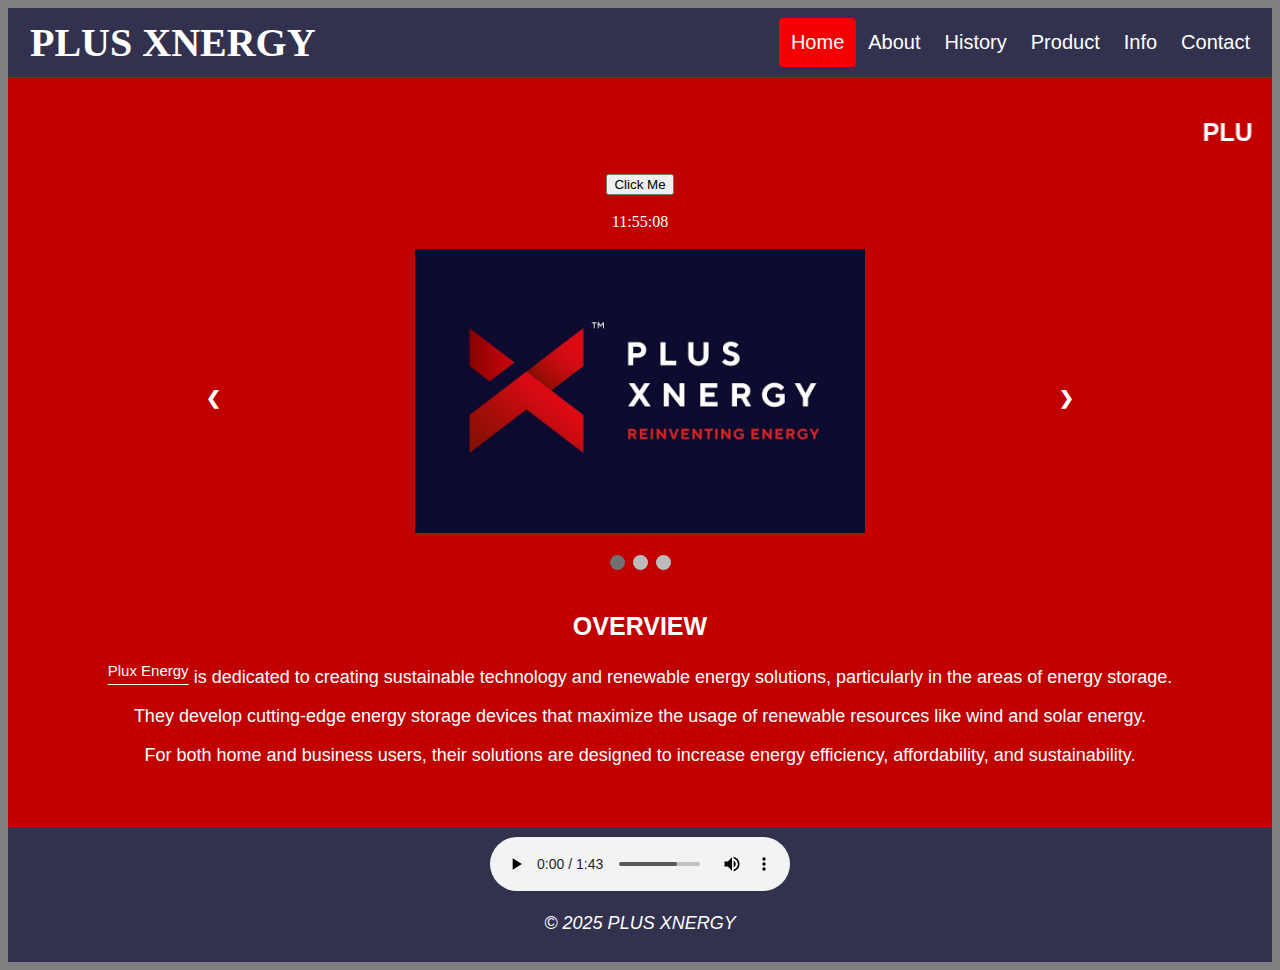
<file: index.html>
<!DOCTYPE html>
<html lang="en">
<head>
<title>PLUSXNERGY</title>
<meta charset="utf-8">
<meta name="viewport" content="width=device-width, initial-scale=1">
<link rel="stylesheet" href="index.css">
</head>

<header>
    <div class="header">
        <a class="logo">PLUS XNERGY</a>
    <div class="header-right">
        <a class="active" href="index.html">Home</a>
        <a href="about.html">About</a>
        <a href="history.html">History</a>
        <a href="product.html">Product</a>
        <a href="info.html">Info</a>
        <a href="contact.html">Contact</a>
        </div>
      </div>
</header>

<article>
    <h2><center><marquee>PLUS XNERGY</marquee></center></h2>
    <center><button onclick="setTimeout(myFunction, 2000);">Click Me</button>
    <script>function myFunction() {
        alert('WELCOME');
      }
    </script></center>

<br>

<center><html>
<body onload="startTime()">
<div id="txt"></div>

<script>
function startTime() {
  const today = new Date();
  let h = today.getHours();
  let m = today.getMinutes();
  let s = today.getSeconds();
  m = checkTime(m);
  s = checkTime(s);
  document.getElementById('txt').innerHTML =  h + ":" + m + ":" + s;
  setTimeout(startTime, 1000);
}

function checkTime(i) {
  if (i < 10) {i = "0" + i};  // add zero in front of numbers < 10
  return i;
}
</script>

</body>
</html>
</center>

<br>

    <meta name="viewport" content="width=device-width, initial-scale=1">
        
    <div class="slideshow-container">
        
    <div class="mySlides fade">
    <center><img src="h1.jpg" style="width:50%"></center>
    </div>

    <div class="mySlides fade">
    <center><img src="h2.png" style="width:50%"></center>
    </div>

    <div class="mySlides fade">
    <center><img src="h3.png" style="width:50%"></center>
    </div>
        
    <a class="prev" onclick="plusSlides(-1)">❮</a>
    <a class="next" onclick="plusSlides(1)">❯</a>
        
    </div>
    <br>
        
    <div style="text-align:center">
    <span class="dot" onclick="currentSlide(1)"></span> 
    <span class="dot" onclick="currentSlide(2)"></span> 
    <span class="dot" onclick="currentSlide(3)"></span> 
    </div>
       
<script>
    let slideIndex = 1;
    showSlides(slideIndex);
        
    function plusSlides(n) {
    showSlides(slideIndex += n);
    }
        
    function currentSlide(n) {
    showSlides(slideIndex = n);
    }
        
    function showSlides(n) {
    let i;
    let slides = document.getElementsByClassName("mySlides");
    let dots = document.getElementsByClassName("dot");
    if (n > slides.length) {slideIndex = 1}    
    if (n < 1) {slideIndex = slides.length}
    for (i = 0; i < slides.length; i++) {
    slides[i].style.display = "none";  
    }
    for (i = 0; i < dots.length; i++) {
    dots[i].className = dots[i].className.replace(" active", "");
    }
    slides[slideIndex-1].style.display = "block";  
    dots[slideIndex-1].className += " active";
    }
</script>  

  <br>
  <h2><center>OVERVIEW</center></h2>
  <center><p><u><sup>Plux Energy</sup></u> is dedicated to creating sustainable technology and renewable energy solutions, particularly in the areas of energy storage.</p></center>
  <center><p>They develop cutting-edge energy storage devices that maximize the usage of renewable resources like wind and solar energy.</p></center>
  <center><p>For both home and business users, their solutions are designed to increase energy efficiency, affordability, and sustainability.</p></center>

</article>

<footer>
    <audio controls autoplay>
    <source src="audio.ogg" type="audio/ogg">
    <source src="audio.mp3" type="audio/mpeg">
    </audio>
    <p><i>&copy; 2025 PLUS XNERGY</i></p>
</footer>
</file>
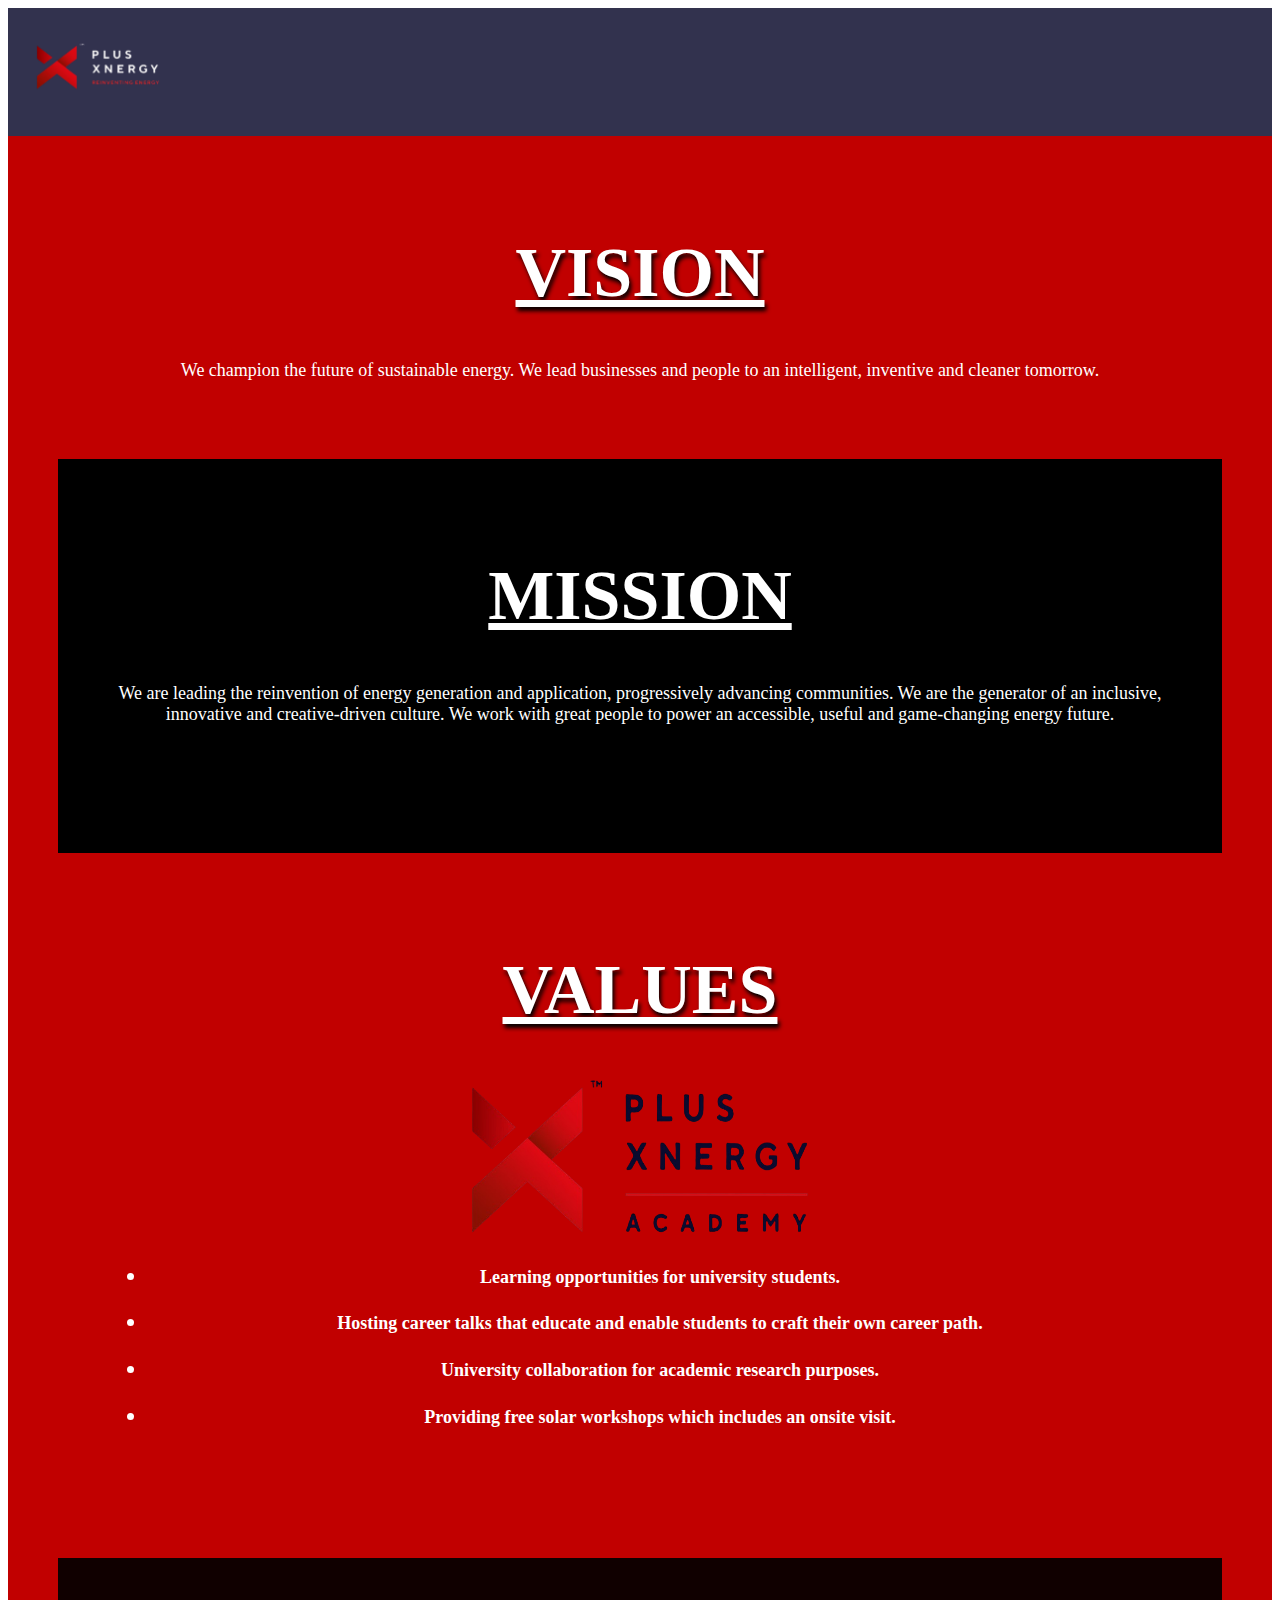
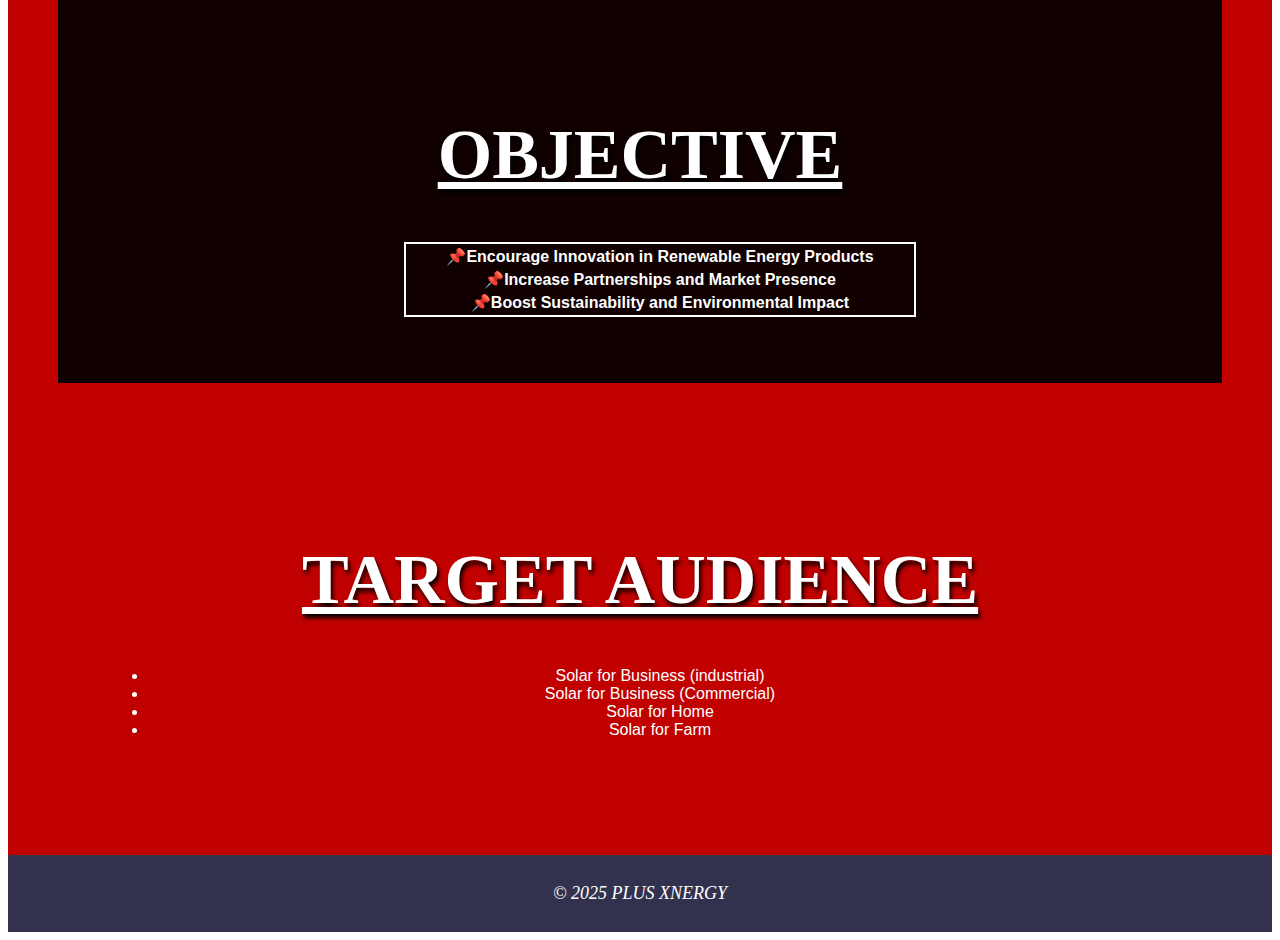
<file: about.html>
<!DOCTYPE html>
<html>
<head>
<meta name="viewport" content="width=device-width, initial-scale=1">
<title> ABOUT </title>
<link rel="stylesheet" href="about.css">
</head>
</html>

<body>

<header>
   <div class="header">
     <a class="logo" href="index.html"> <img src="logo.png" style="width: 25%;"></a>
   </div>
</header>
      
<div class="container " style= "background-color:#c10000"> 
    <div class="row">
        <center><h1><b>VISION</b></h1></center>
        <center><p>We champion the future of sustainable energy. We lead businesses and people to an intelligent, inventive and cleaner tomorrow.</p></center> 
        </div>
    <div class="column-33">
    </div>
      
<div class="container" style="background-color:#000000">
    <div class="row">
        <center><h1><b>MISSION</b></h1> </center>
        <center><p>We are leading the reinvention of energy generation and application, progressively advancing communities. We are the generator of an inclusive, innovative and creative-driven culture. We work with great people to power an accessible, useful and game-changing energy future.</p></center>
    <div class="column-33">
    </div>
     </div>
        </div>

<div class="container" style="background-color:#c10000"> 
    <div class="row">
        <center><h1><b> VALUES </b></h1></center>
        <center><img src="academy.png" width="350" height="160"></center>
        <ul>
        <center><h2><li><p>Learning opportunities for university students.</p></li></h2>
        <h2><li><p>Hosting career talks that educate and enable students to craft their own career path.</p></li></h2>
        <h2><li><p>University collaboration for academic research purposes.</p></li></h2>
        <h2><li><p>Providing free solar workshops which includes an onsite visit.</P></h2></center>
        </ul>
    <div class="column-33">
    </div>
     </div>
      </div>

<div class="container" style="background-color:#100000">
    <div class="row">
    <div class="column-55">
    </div>
        <center><h1><b>OBJECTIVE</b></h1></center>
        <ul><center><table>
        <tr>
            <th> &#128204;Encourage Innovation in Renewable Energy Products</th>
            </tr>
            <tr> 
            <th>&#128204;Increase Partnerships and Market Presence</th>
            </tr>
            <tr> 
            <th>&#128204;Boost Sustainability and Environmental Impact</th>
            </tr>
            </ul> </center>
            </table> 
        </div>
        </div>
      
<div class="container" style= "background-color:#c10000"> 
    <div class="row">
    <div class="column-55">
    </div>
        <center><h1><b>TARGET AUDIENCE</b></h1></center>
        <ul>
        <li> Solar for Business (industrial)</li>
        <li> Solar for Business (Commercial)</li>
        <li> Solar for Home</li>
        <li> Solar for Farm</li>
        </ul>
    </div>
     </div>
      </div>
       
<footer>
    <p><i>&#169; 2025 PLUS XNERGY</i></p>
</footer>
</body>
</file>
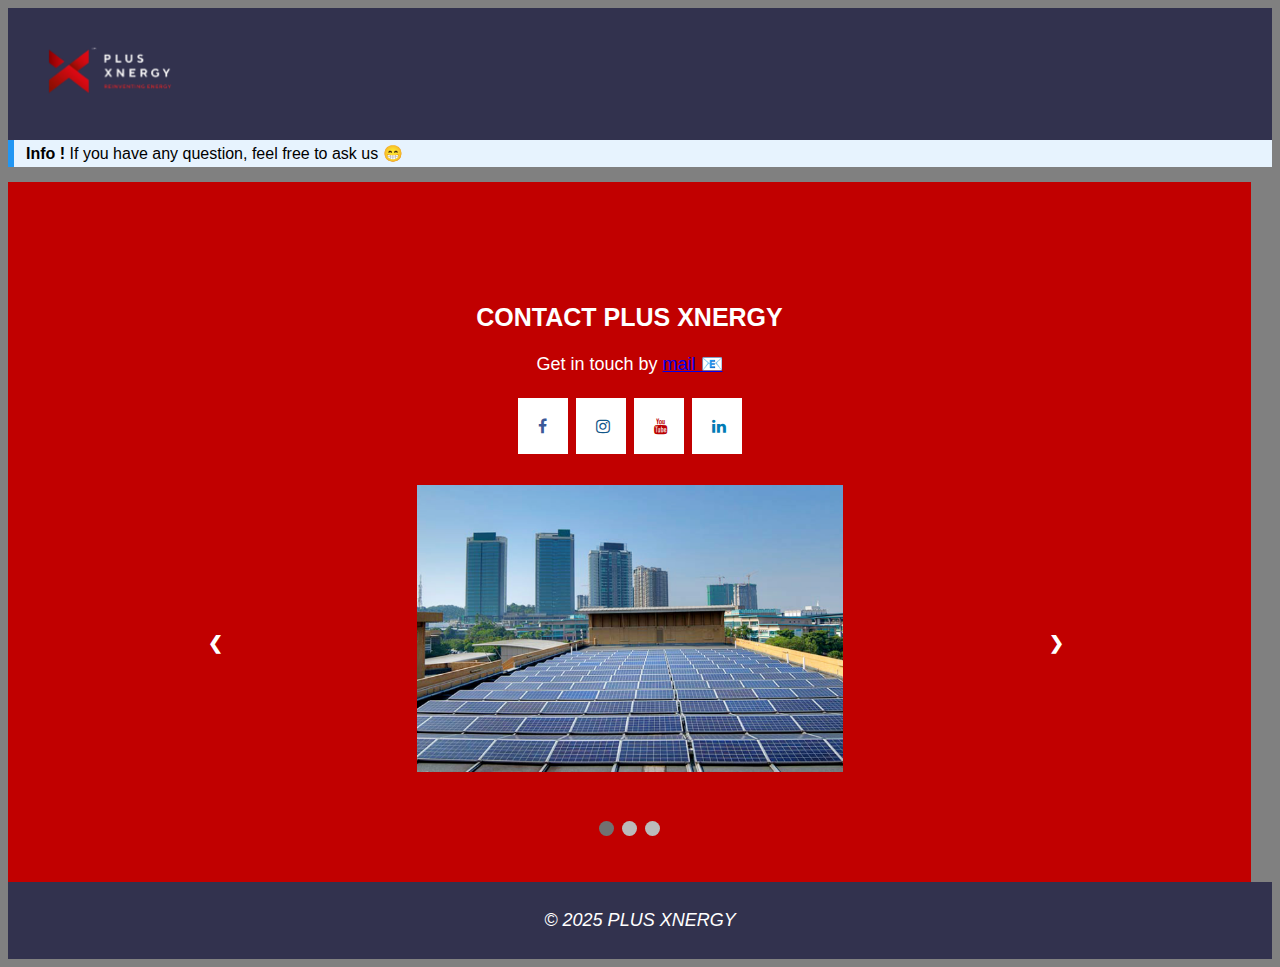
<file: contact.html>
<!DOCTYPE html>
<html lang="en">
<head>
<title>CONTACT</title>
<meta charset="utf-8">
<meta name="viewport" content="width=device-width, initial-scale=1">
<link rel="stylesheet" href="contact.css">
</head>

<header>
    <div class="header">
        <a class="logo" href="index.html"> <img src="logo.png" style="width: 25%;"></a>
        </div>
</header>

<div class="info">
  <strong>Info !</strong> If you have any question, feel free to ask us &#128513;
</div>

<article>
  <center><h2>CONTACT PLUS XNERGY</h2></center>
  
  <center><p>Get in touch by <a href="mailto:hello.pxh@plusxnergy.com"> mail &#128231;</a></p></center>
    
  <link rel="stylesheet" href="https://cdnjs.cloudflare.com/ajax/libs/font-awesome/4.7.0/css/font-awesome.min.css">
  <center><a href="https://www.facebook.com/PlusXnergy" class="fa fa-facebook"></a>
  <a href="https://www.instagram.com/plusxnergy?utm_source=ig_web_button_share_sheet&igsh=ZDNlZDc0MzIxNw==" class="fa fa-instagram"></a>
  <a href="https://www.youtube.com/channel/UCzT_Js97E7Apm-T9YWgxnMw" class="fa fa-youtube"></a>
  <a href="https://www.linkedin.com/company/plusxnergy" class="fa fa-linkedin"></a></center>

  <br>

  <meta name="viewport" content="width=device-width, initial-scale=1">
        
  <div class="slideshow-container">
      
  <div class="mySlides fade">
  <center><img src="c3.png" style="width:50%"></center>
  </div>

  <div class="mySlides fade">
  <center><img src="c1.png" style="width:50%"></center>
  </div>

  <div class="mySlides fade">
  <center><img src="c2.png" style="width:50%"></center>
  </div>
      
  <a class="prev" onclick="plusSlides(-1)">❮</a>
  <a class="next" onclick="plusSlides(1)">❯</a>
      
  </div>
  <br>
      
  <div style="text-align:center">
  <span class="dot" onclick="currentSlide(1)"></span> 
  <span class="dot" onclick="currentSlide(2)"></span> 
  <span class="dot" onclick="currentSlide(3)"></span> 
  </div>
     
<script>
  let slideIndex = 1;
  showSlides(slideIndex);
      
  function plusSlides(n) {
  showSlides(slideIndex += n);
  }
      
  function currentSlide(n) {
  showSlides(slideIndex = n);
  }
      
  function showSlides(n) {
  let i;
  let slides = document.getElementsByClassName("mySlides");
  let dots = document.getElementsByClassName("dot");
  if (n > slides.length) {slideIndex = 1}    
  if (n < 1) {slideIndex = slides.length}
  for (i = 0; i < slides.length; i++) {
  slides[i].style.display = "none";  
  }
  for (i = 0; i < dots.length; i++) {
  dots[i].className = dots[i].className.replace(" active", "");
  }
  slides[slideIndex-1].style.display = "block";  
  dots[slideIndex-1].className += " active";
  }

</script>
</article>

<footer>
    <p><i>&copy; 2025 PLUS XNERGY</i></p>
</footer>
</file>
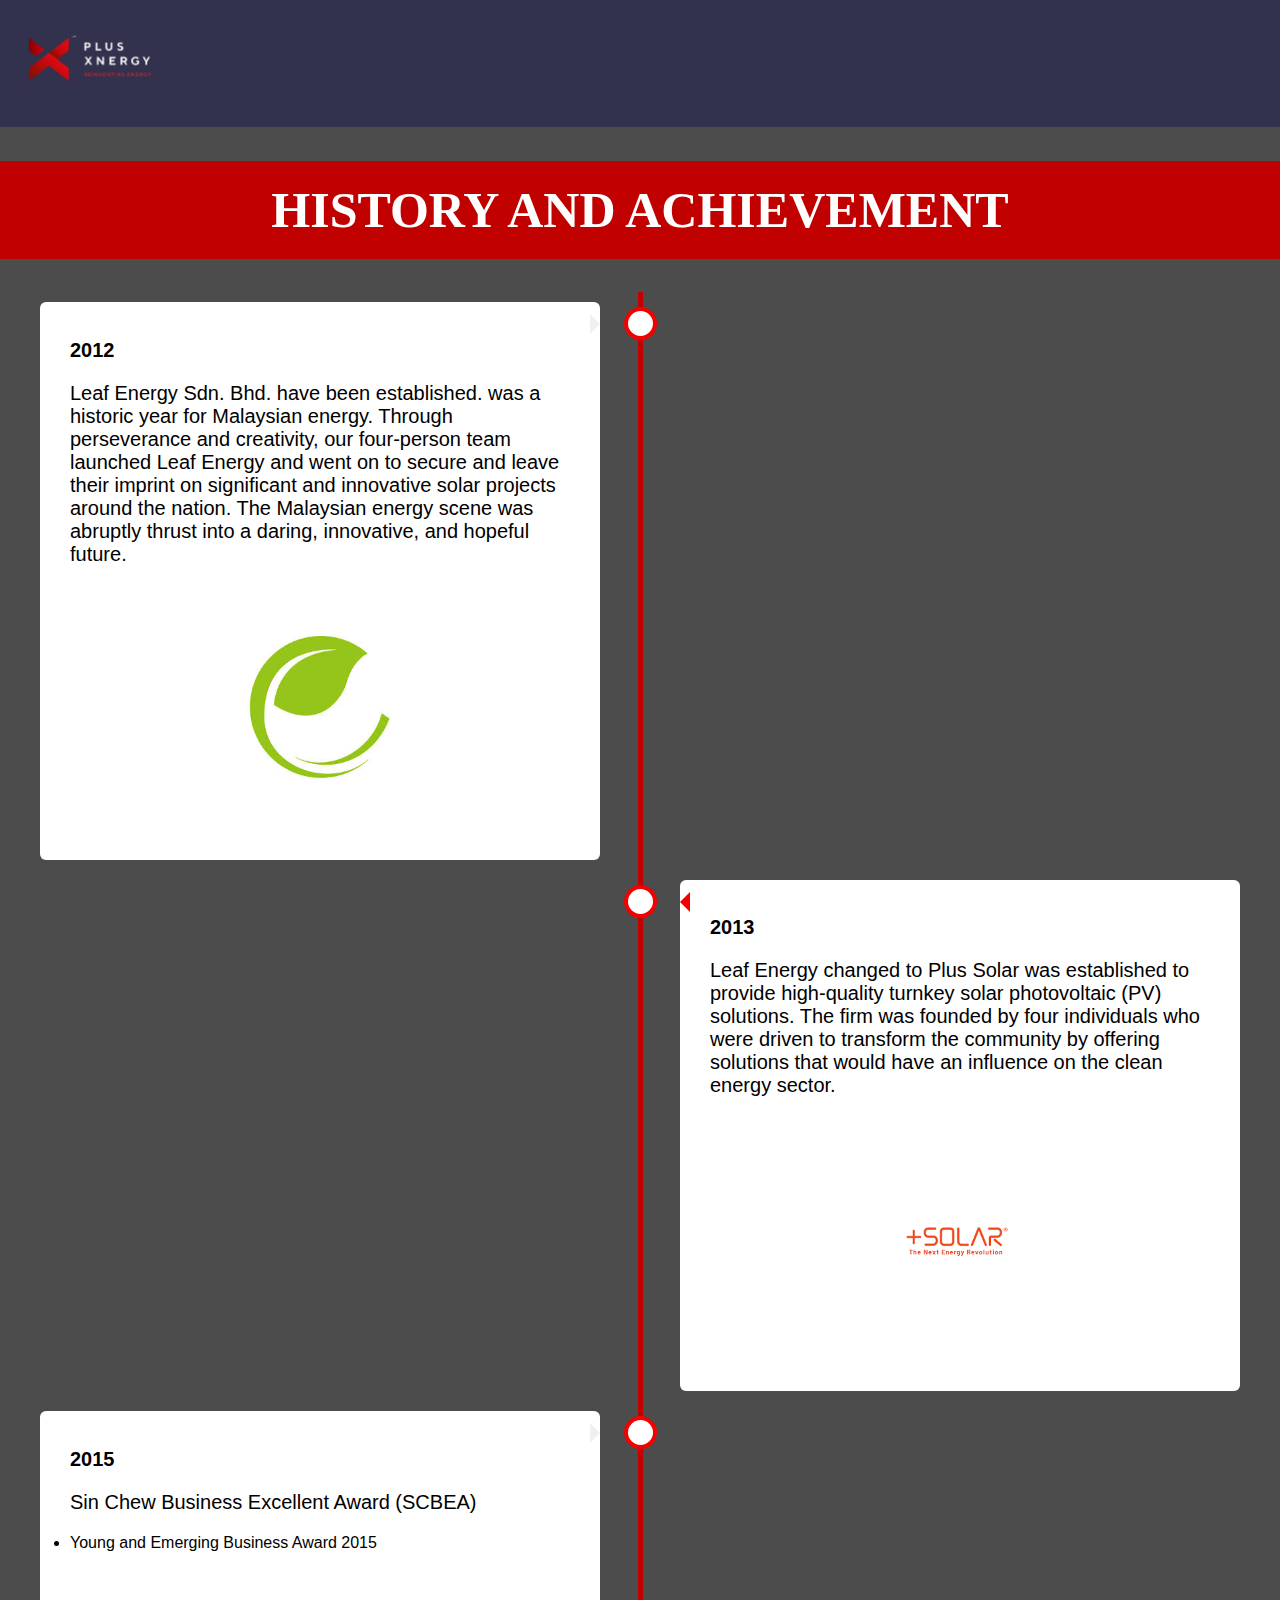
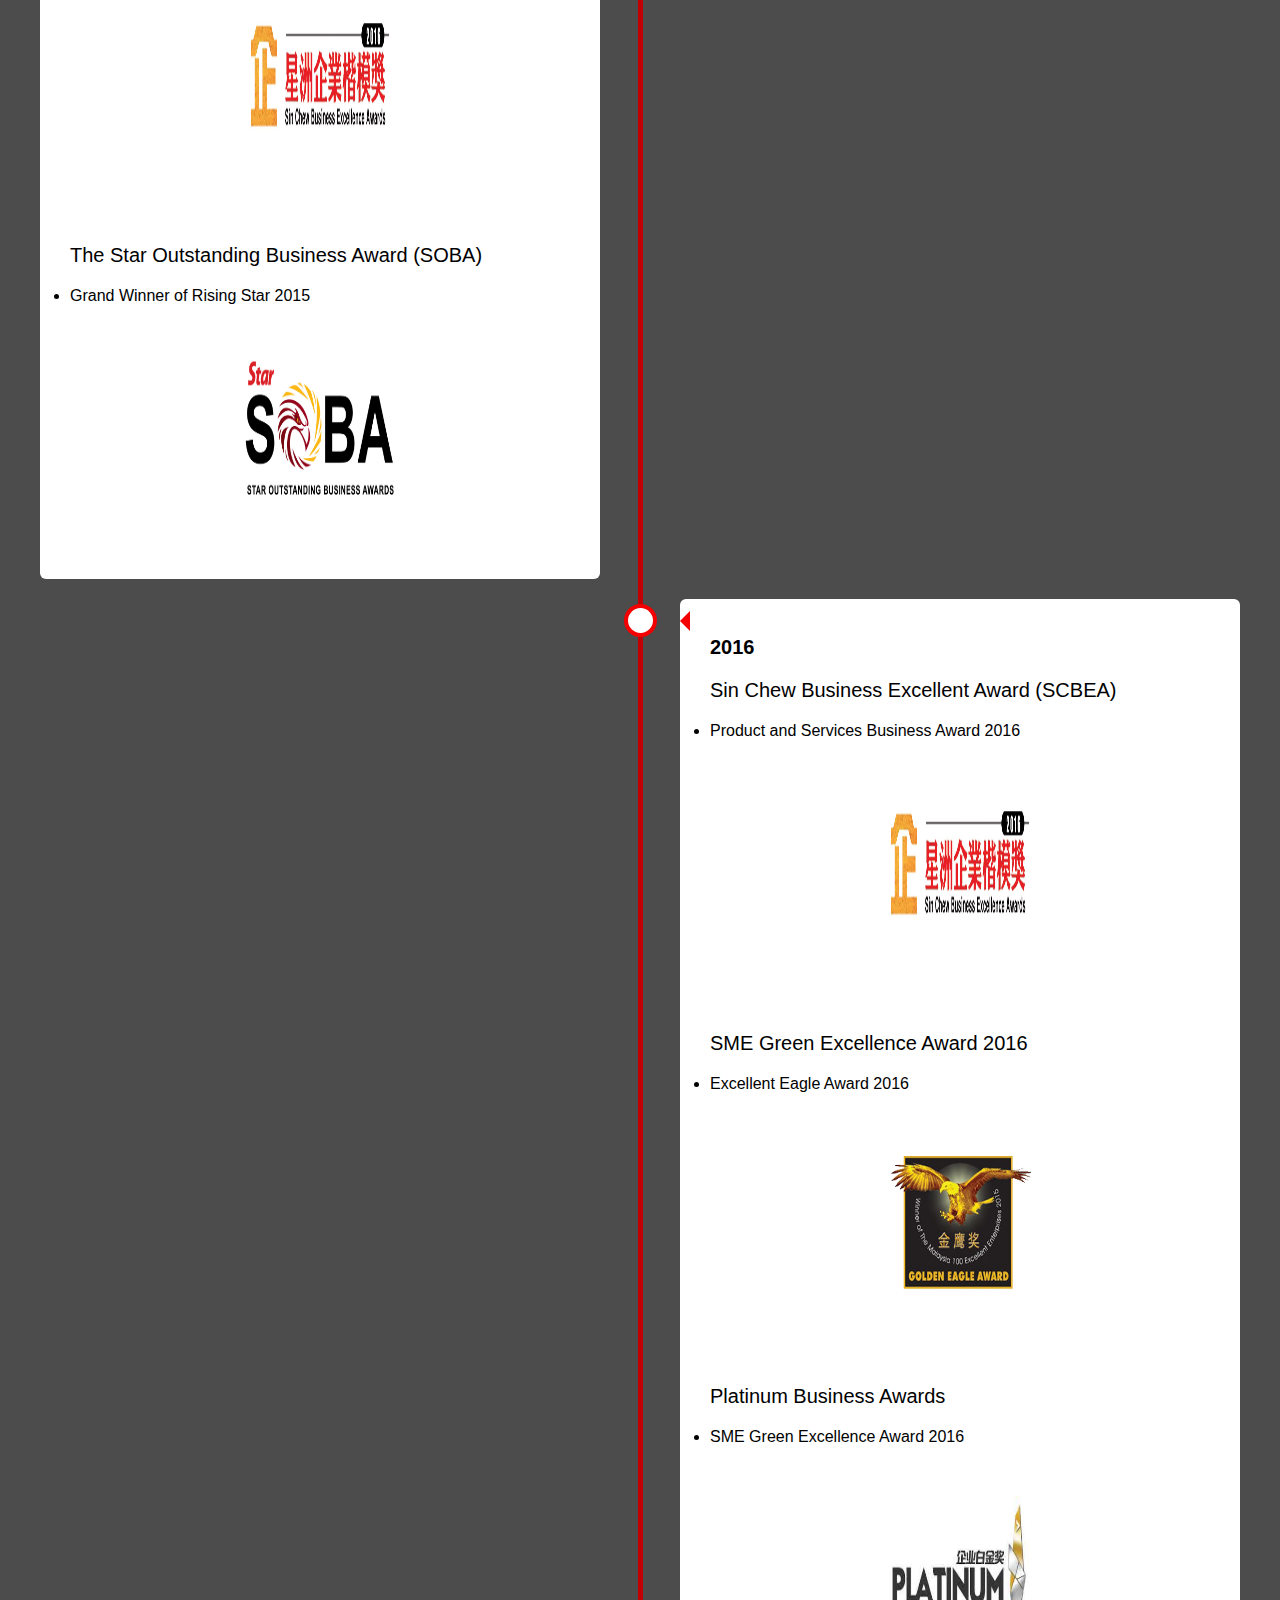
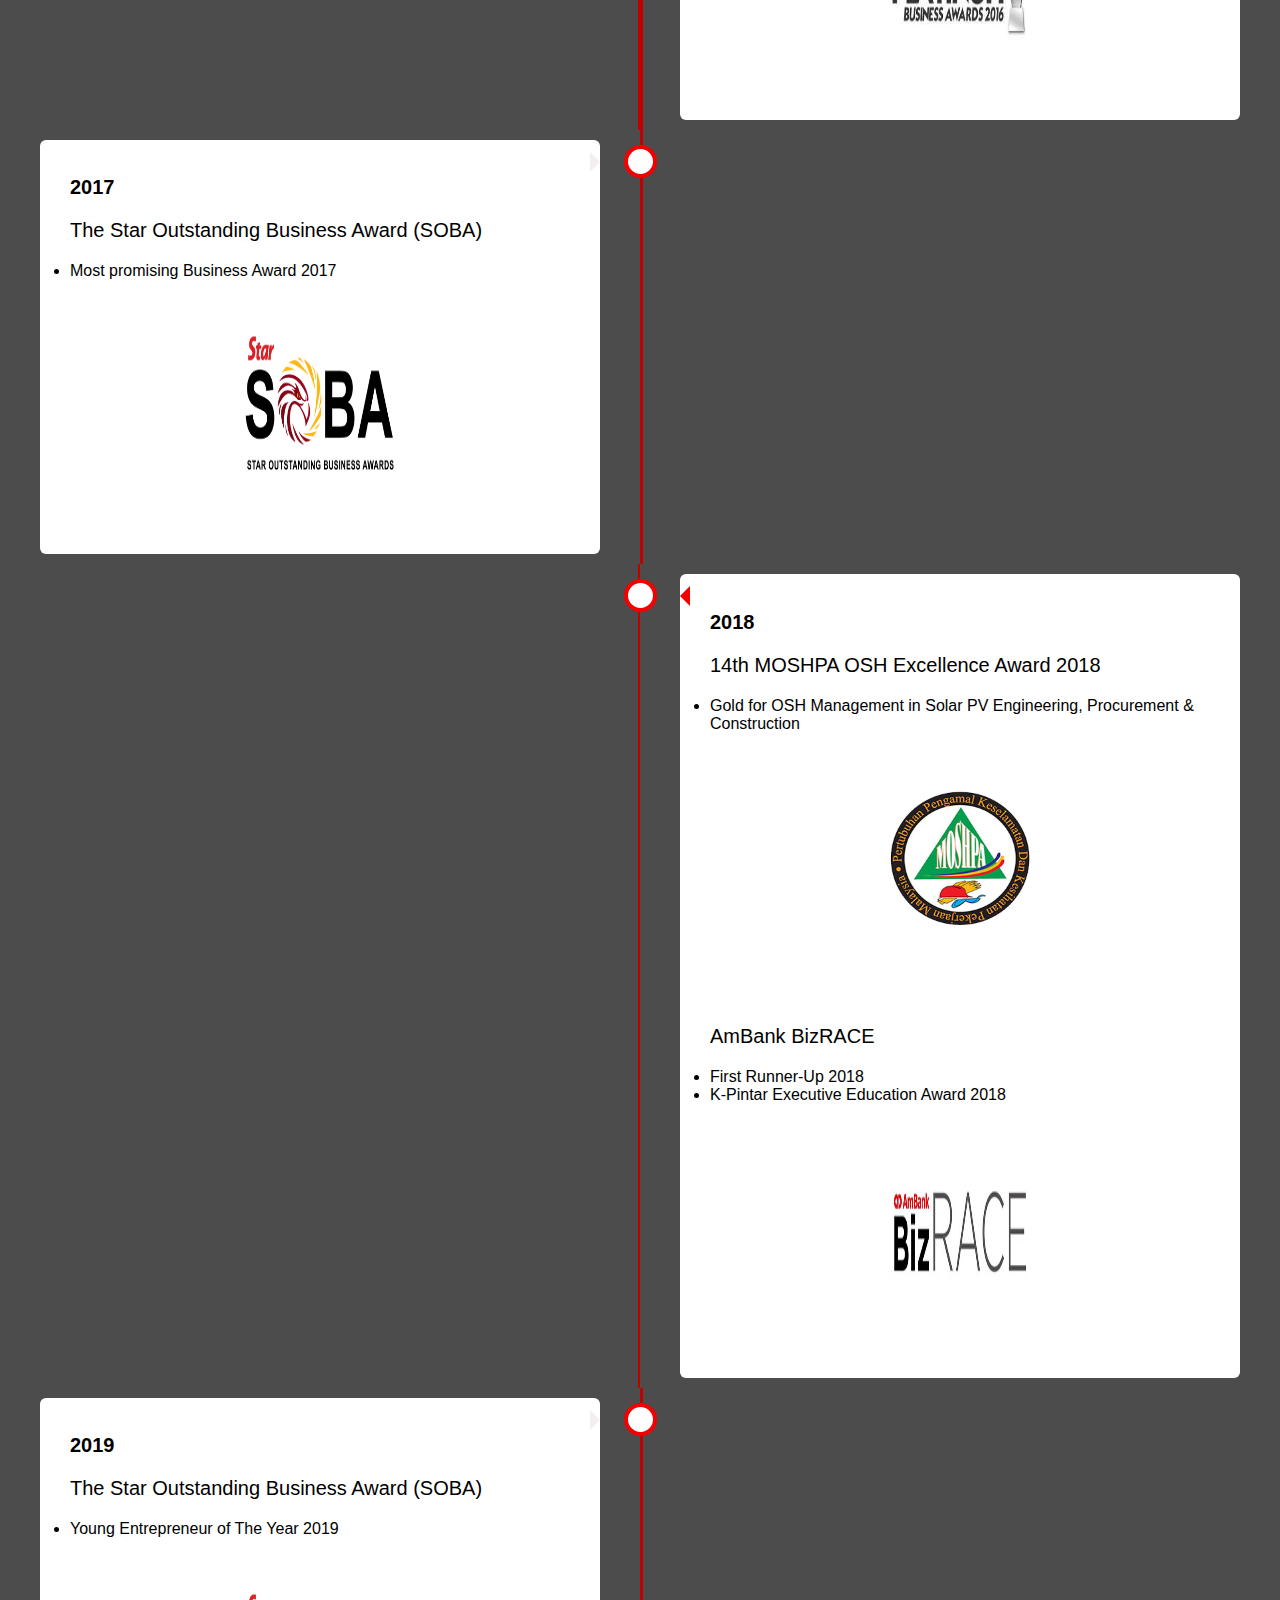
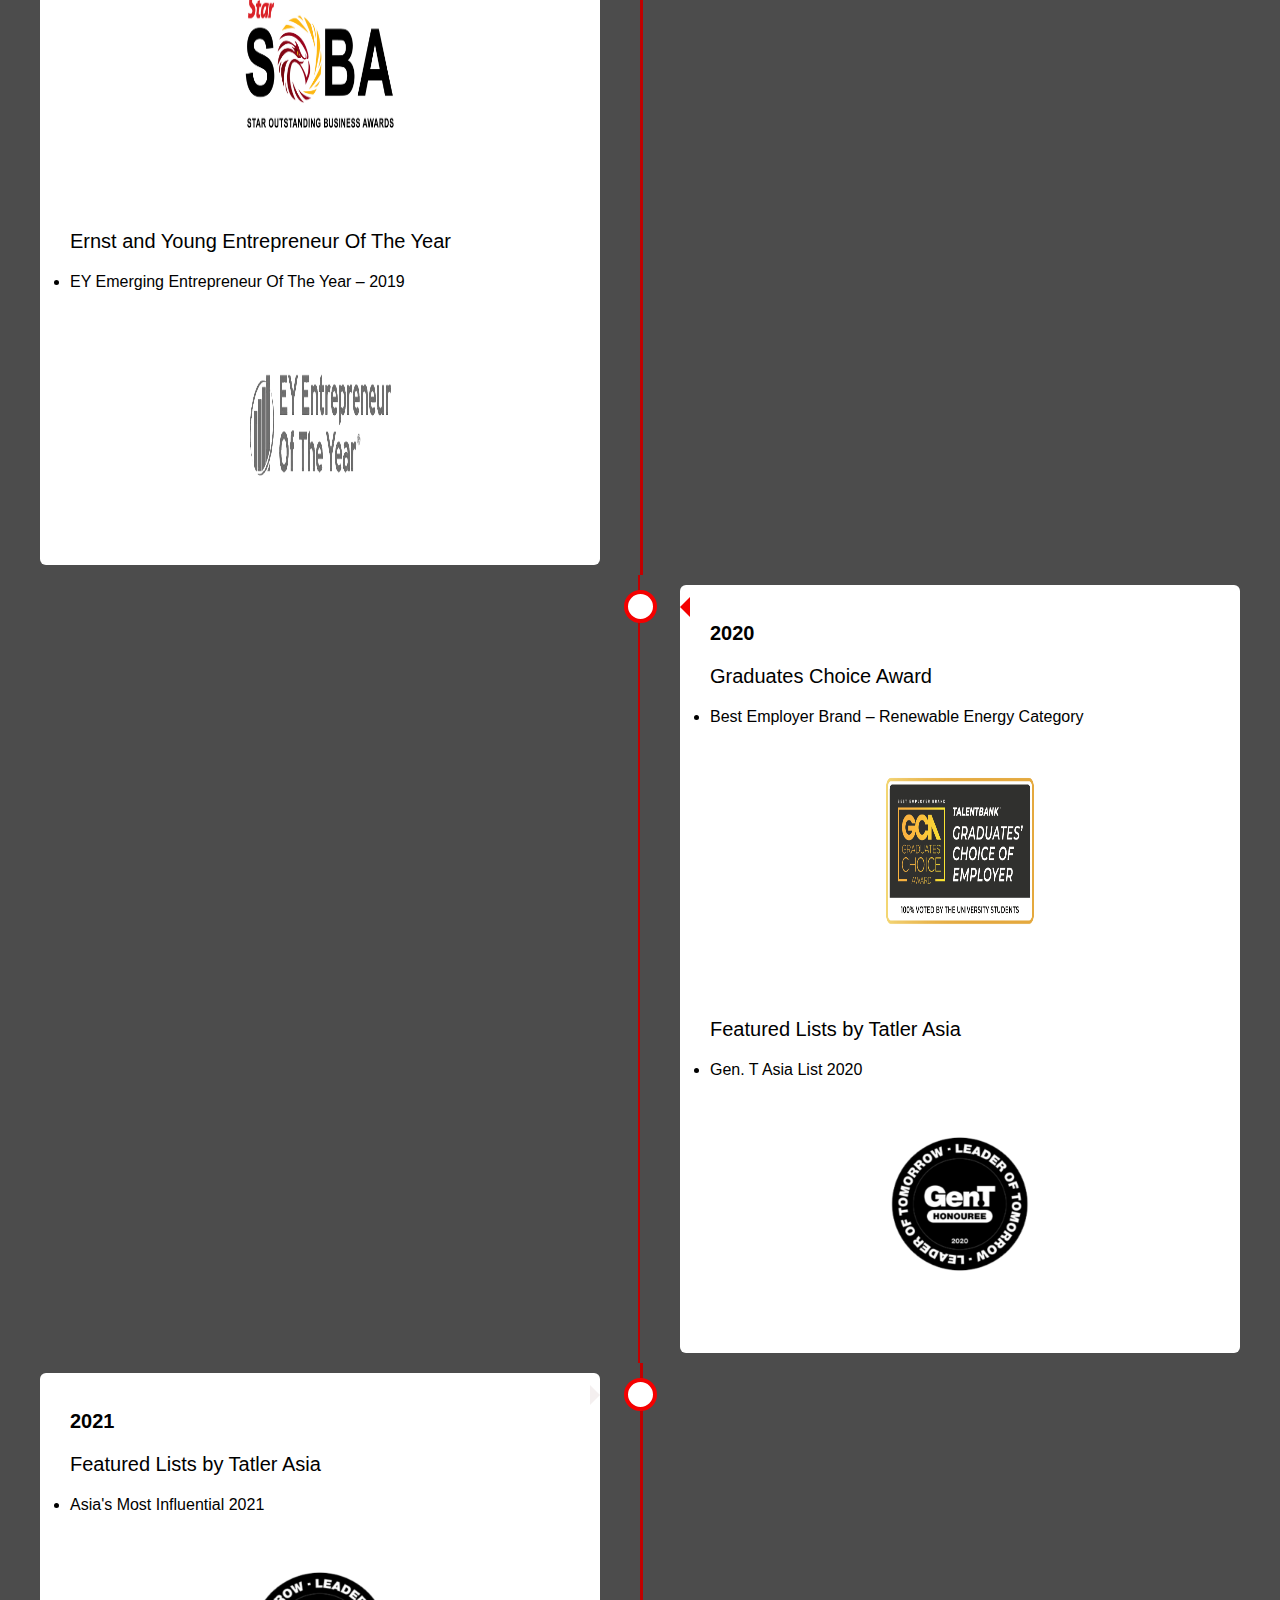
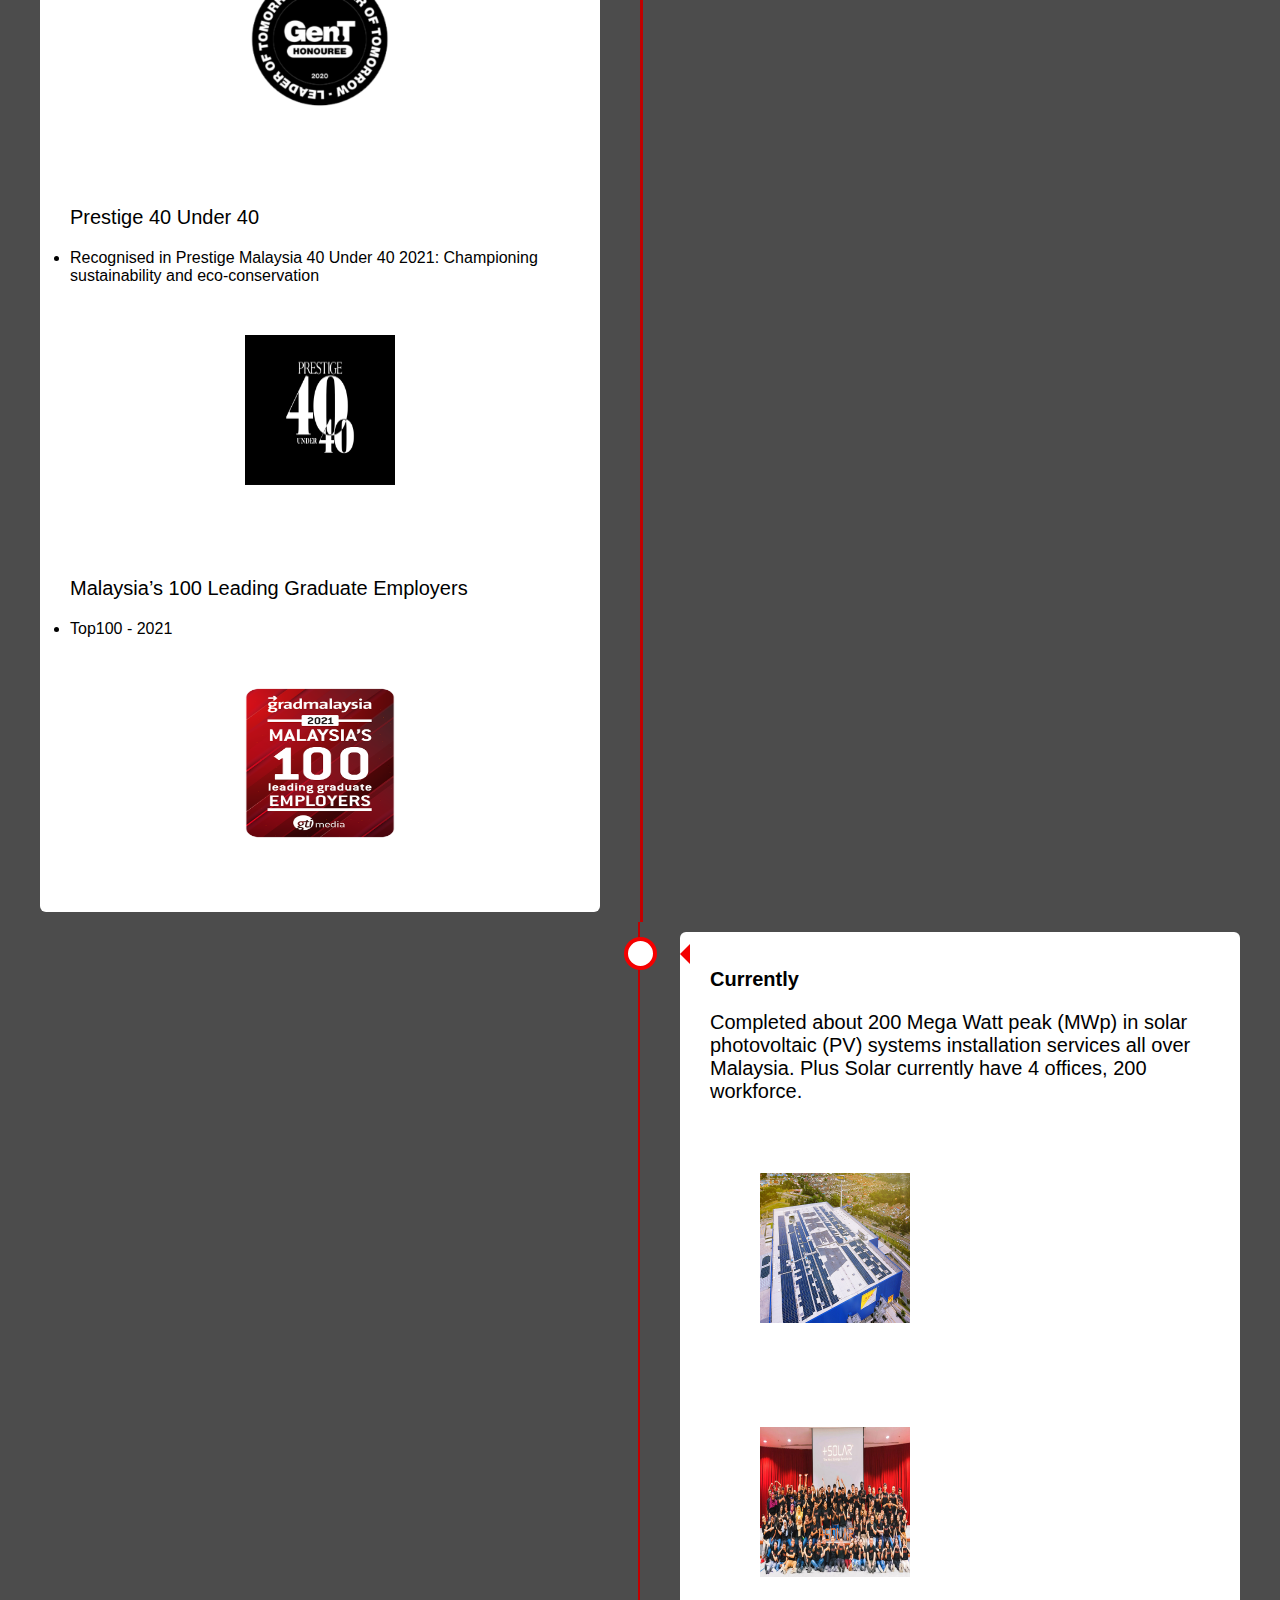
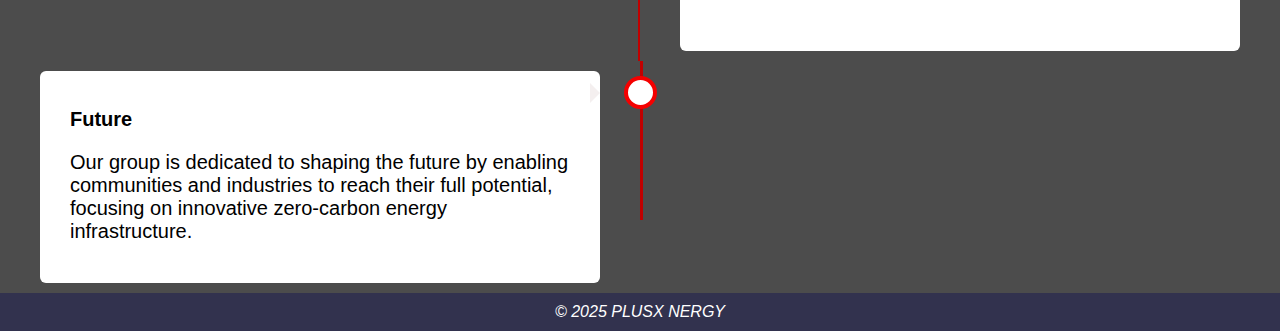
<file: history.html>
<!DOCTYPE html>
<html>
<head>
<title> HISTORY </title>
<link rel="stylesheet" href="history.css">
</head>
</html>
  
<header>
    <div class="header">
      <a class="logo" href="index.html"> <img src="logo.png" style="width: 25%;"></a>
    </div>
 </header>

<div>
<center><h1>HISTORY AND ACHIEVEMENT</h1></center>
</div>
  
<div class="timeline">
  <div class="container left">
    <div class="content">
      <h2>2012</h2>
      <p>Leaf Energy Sdn. Bhd. have been established. was a historic year for Malaysian energy. Through perseverance and creativity, our four-person team launched Leaf Energy and went on to secure and leave their imprint on significant and innovative solar projects around the nation. The Malaysian energy scene was abruptly thrust into a daring, innovative, and hopeful future.</p>
      <center><a href="https://www.facebook.com/p/Leaf-Energy-Sdn-Bhd-100067640299519/?locale=ms_MY"target="blank"><img src="leafenergy.jpeg" alt="Leaf Energy Sdn. Bhd. logo" border="1" hspace="50" vspace="50" width="150" height="150" align-left></a></center>
    </div>
  </div>

  <div class="container right">
    <div class="content">
      <h2>2013</h2>
      <p>Leaf Energy changed to Plus Solar was established to provide high-quality turnkey solar photovoltaic (PV) solutions. The firm was founded by four individuals who were driven to transform the community by offering solutions that would have an influence on the clean energy sector.</p>
      <center><a href="https://www.facebook.com/p/Solar-Panel-Malaysia-Company-100072339972597/"target="blank"><img src="plusolar.png" alt="Plus Solar System Sdn. Bhd. logo" border="1" hspace="50" vspace="50" width="150" height="150" align-left></a></center>
    </div>
  </div>

  <div class="container left">
    <div class="content">
      <h2>2015</h2>
      <p>Sin Chew Business Excellent Award (SCBEA)</p>
        <li>Young and Emerging Business Award 2015</li>
        <center><a href="scbea.jpg"><img src="scbea.jpg" alt="Sin Chew Business Excellent Award (SCBEA)" border="1" hspace="50" vspace="50" width="150" height="150"></a></center>
        <br>
        <p>The Star Outstanding Business Award (SOBA)</p>
        <li>Grand Winner of Rising Star 2015</li>
        <center><a href="soba.png"><img src="soba.png" alt="The Star Outstanding Business Award (SOBA)" border="1" hspace="50" vspace="50" width="150" height="150" align-left></a></center>
  </div>
 </div>

 <div class="container right">
  <div class="content">
    <h2>2016</h2>
    <p>Sin Chew Business Excellent Award (SCBEA)</p>
      <li>Product and Services Business Award 2016</li>
      <center><a href="scbea.jpg"><img src="scbea.jpg" alt="Sin Chew Business Excellent Award (SCBEA)" border="1" hspace="50" vspace="50" width="150" height="150"></a></center>
      <br>
      <p>SME Green Excellence Award 2016</p>
      <li>Excellent Eagle Award 2016</li>
      <center><a href="goldeneagle.png"><img src="goldeneagle.png"alt="SME Green Excellence Award 2016" border="1" hspace="50" vspace="50" width="150" height="150"></a></center>
      <br>
      <p>Platinum Business Awards</p>
      <li>SME Green Excellence Award 2016</li>
      <center><a href="pba.jpg"><img src="pba.jpg"alt="Platinum Business Awards" border="1" hspace="50" vspace="50" width="150" height="150" align-left></a></center>
</div>
</div>
</div>

  <div class="container left">
    <div class="content">
      <h2>2017</h2>
      <p>The Star Outstanding Business Award (SOBA)</p>
         <li>Most promising Business Award 2017</li>
        <center><a href="soba.png"><img src="soba.png"alt="The Star Outstanding Business Award (SOBA)" border="1" hspace="50" vspace="50" width="150" height="150" align-left></a></center>
  </div>
 </div>

 <div class="container right">
    <div class="content">
      <h2>2018</h2>
      <p>14th MOSHPA OSH Excellence Award 2018</p>
        <li>Gold for OSH Management in Solar PV Engineering, Procurement & Construction</li>
        <center><a href="mospa.png"><img src="mospa.png"alt="14th MOSHPA OSH Excellence Award 2018" border="1" hspace="50" vspace="50" width="150" height="150" align-left></a></center>
        <br>
        <p>AmBank BizRACE</p>
        <li>First Runner-Up 2018</li>
           <li>K-Pintar Executive Education Award 2018</li>
           <center><a href="bizrace.jpg"><img src="bizrace.jpg"alt="First Runner-Up 2018" border="1" hspace="50" vspace="50" width="150" height="150" align-left></a></center>
  </div>
 </div>

 <div class="container left">
  <div class="content">
    <h2>2019</h2>
    <p>The Star Outstanding Business Award (SOBA)</p>
      <li>Young Entrepreneur of The Year 2019</li>
      <center><a href="soba.png"><img src="soba.png"alt="The Star Outstanding Business Award (SOBA)" border="1" hspace="50" vspace="50" width="150" height="150" align-left></a></center>
      <br>
      <p>Ernst and Young Entrepreneur Of The Year</p>
        <li>EY Emerging Entrepreneur Of The Year – 2019</li>
        <center><a href="ey.png"><img src="ey.png"alt="Ernst and Young Entrepreneur Of The Year" border="1" hspace="50" vspace="50" width="150" height="150" align-left></a></center>
  </div>
</div>
</div>

  <div class="container right">
    <div class="content">
      <h2>2020</h2>
      <p>Graduates Choice Award</p>
        <li>Best Employer Brand – Renewable Energy Category</li>
        <center><a href="graduateschoice.png"><img src="graduateschoice.png"alt="Graduates Choice Award" border="1" hspace="50" vspace="50" width="150" height="150" align-left></a></center>
        <br>
        <p>Featured Lists by Tatler Asia</p>
        <li>Gen. T Asia List 2020</li>
        <center><a href="gent.png"><img src="gent.png"alt="Featured Lists by Tatler Asia" border="1" hspace="50" vspace="50" width="150" height="150" align-left></a></center>
  </div>
 </div>

 <div class="container left">
    <div class="content">
      <h2>2021</h2>
      <p>Featured Lists by Tatler Asia</p>
         <li>Asia's Most Influential 2021</li>
        <center><a href="gent.png"><img src="gent.png"alt="Featured Lists by Tatler Asia" border="1" hspace="50" vspace="50" width="150" height="150" align-left></a></center>
      <br>
      <p>Prestige 40 Under 40</p>
        <li>Recognised in Prestige Malaysia 40 Under 40 2021: Championing sustainability and eco-conservation</li>
        <center><a href="prestige40.jpg"><img src="prestige40.jpg"alt="Prestige 40 Under 40" border="1" hspace="50" vspace="50" width="150" height="150" align-left></a></center>
        <br>
        <p>Malaysia’s 100 Leading Graduate Employers</p>
        <li>Top100 - 2021</li>
        <center><a href="malaysia100.png"><img src="malaysia100.png"alt="Malaysia’s 100 Leading Graduate Employers" border="1" hspace="50" vspace="50" width="150" height="150" align-left></a></center>
  </div>
 </div>

  <div class="container right">
    <div class="content">
      <h2>Currently</h2>
      <p>Completed about 200 Mega Watt peak (MWp) in solar photovoltaic (PV) systems installation services all over Malaysia. Plus Solar currently have 4 offices, 200 workforce.</p>
      <a href="solar.jpg"target="blank"><img src="solar.jpg" alt="solar" border="1" hspace="50" vspace="50" width="150" height="150" align-left></a>
      <a href="solarteams.jpg"target="blank"><img src="solarteams.jpg" alt="Plus Solar Systems Sdn. Bhd. teams" border="1" hspace="50" vspace="50" width="150" height="150" align-left></a>
    </div>
  </div>

  <div class="container left">
    <div class="content">
      <h2>Future</h2>
      <p>Our group is dedicated to shaping the future by enabling communities and industries to reach their full potential, focusing on innovative zero-carbon energy infrastructure.</p>
  </div>
</div>
</div>

<footer>
    <i>&#169; 2025 PLUSX NERGY</i>
</footer>
</file>
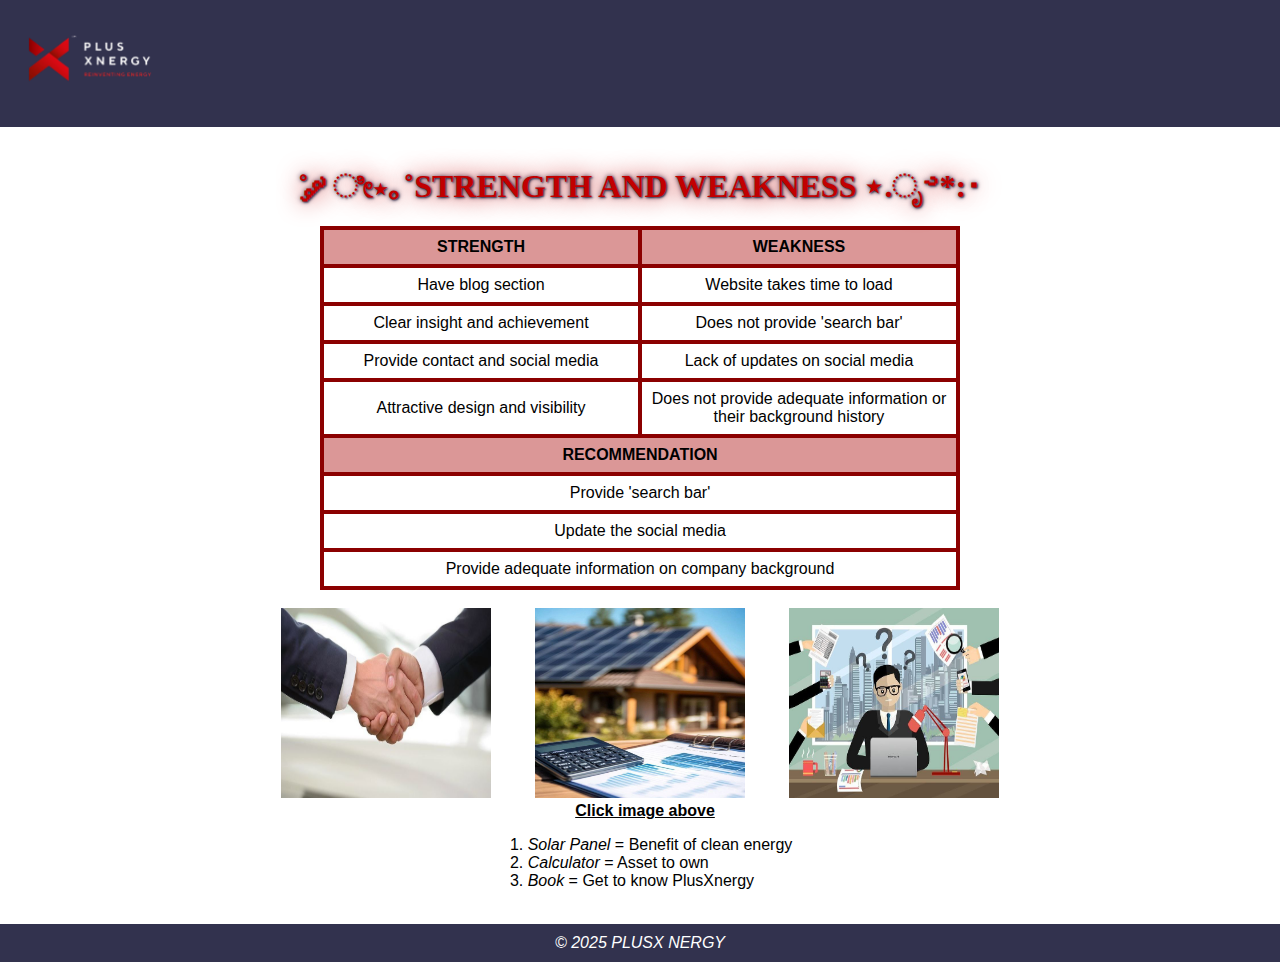
<file: info.html>
<!DOCTYPE html>
<html>
<head>
<title>INFO</title>
</head>
<link rel="stylesheet" href="info.css">
<body>

<header>
    <div class="header">
        <a class="logo" href="index.html"> <img src="logo.png" style="width: 25%;"></a>
    </div>
</header>

<br>
<h1><font face="Times New Roman"><center>˚ ༘ ೀ⋆｡˚STRENGTH AND WEAKNESS ⋆.ೃ࿔*:･</center></font></h1>
<div class="font">

<center>
<table style="width:50%">
  <tr>
    <th style="background-color: #db9797">STRENGTH</th>
    <th style="background-color: #db9797">WEAKNESS</th>
  </tr>
  <tr>
    <td>Have blog section</td>
    <td>Website takes time to load</td>
  </tr>
  <tr>
    <td>Clear insight and achievement</td>
    <td>Does not provide 'search bar'</td>
  </tr>
  <tr>
    <td>Provide contact and social media</td>
    <td>Lack of updates on social media</td>
  </tr>
  <tr>
    <td>Attractive design and visibility</td>
    <td>Does not provide adequate information 
    or their background history</td>
  </tr>
  <tr>
    <th colspan="2" style="background-color: #db9797">RECOMMENDATION</th>
  </tr>
  <tr>
    <td colspan="2">Provide 'search bar'</td>
  </tr>
  <tr>
    <td colspan="2">Update the social media</td>
  </tr>
  <tr>
    <td colspan="2">Provide adequate information on company background</td>
  </tr>
</table>
</center>
</div>

<br>

<center>
 <img src="strength.jpg" alt="strength picture" width="210" height="190" hspace="20">
 <img src="map.jpg" usemap="#workmap" alt="map setup" width="210" height="190" hspace="20">
  <map name="workmap">
    <area shape="rect" coords="5,5,130,60" alt="benefit of clean energy" href="bensolar.png" title="solar">
     <area shape="rect" coords="10, 95, 105, 190" alt="asset to own" href="calculator.png" title="calculator">
     <area shape="circle" coords="105, 95, 210, 190" alt="get to know" href="book.png" title="book">
  </map>
 <img src="weakness.jpg" alt="weakness picture" width="210" height="190" hspace="20">
<br>
<div class="blink" style="margin-left: 10px"><u> <b>Click image above</b></u></div>

<div class="centered-container">
 <div class="text-block">
  <ol>
    <li> <i>Solar Panel</i> = Benefit of clean energy</li>
     <li> <i>Calculator</i> = Asset to own </li>
     <li>  <i>Book</i> = Get to know PlusXnergy</li>
  </ol>
 </div>
</div>
</center>
<br>
<footer>
    <i>&#169; 2025 PLUSX NERGY</i>
</footer>

<pre>
</pre>
</body>
</html>
</file>
<file: index.css>
* body {
    background-color: grey;
  }
  
  header {
    overflow: hidden;
    background-color: #32324e;
    padding: 10px 10px;
    }
    
  .header a {
    float: left;
    color: white;
    text-align: center;
    padding: 12px;
    text-decoration: none;
    font-size: 20px;
    font-family: Segoe UI, 'Tahoma', Geneva, Verdana, sans-serif;
    line-height: 25px;
    border-radius: 4px;
    } 

  .header a.logo {
    font-size: 40px;
    font-weight: bold;
    font-family: Georgia, 'Times New Roman', Times, serif;
      }
    
  .header a:hover {
    background-color: #ddd;
    color: black;
    }
  
  .header a.active {
    background-color: #f40000;
    color: white;
    }
    
  .header-right {
    float: right;
    }
    
  @media screen and (max-width: 500px) {
  .header a {
    float: none;
    display: block;
    text-align: left;
      }
  
  .header-right {
    float: none;
     }
    }
  
* {box-sizing: border-box;}
  
  .slideshow-container {
    max-width: 900px;
    position: relative;
    margin: auto;
    }
    
  .prev, .next {
    cursor: pointer;
    position: absolute;
    top: 50%;
    width: auto;
    padding: 16px;
    margin-top: -22px;
    color: white;
    font-weight: bold;
    font-size: 18px;
    transition: 0.6s ease;
    border-radius: 0 3px 3px 0;
    user-select: none;
    }
    
  .next {
    right: 0;
    border-radius: 3px 0 0 3px;
    }
    
  .prev:hover, .next:hover {
    background-color: rgba(0,0,0,0.8);
    }
    
  .text {
    color: #f2f2f2;
    font-size: 15px;
    padding: 8px 12px;
    position: absolute;
    bottom: 8px;
    width: 100%;
    text-align: center;
    }
    
  .dot {
    cursor: pointer;
    height: 15px;
    width: 15px;
    margin: 0 2px;
    background-color: #bbb;
    border-radius: 50%;
    display: inline-block;
    transition: background-color 0.6s ease;
    }
    
  .active, .dot:hover {
    background-color: #717171;
    }
    
  .fade {
    animation-name: fade;
    animation-duration: 1.5s;
    }
    
  @keyframes fade {
    from {opacity: .4} 
    to {opacity: 1}
    }
    
    /* On smaller screens, decrease text size */
    @media only screen and (max-width: 300px) {
      .prev, .next,.text {font-size: 11px}
    }
  
  article {
    float: none;
    padding: 20px;
    width: 100%;
    background-color: #c10000;
    height: 750px;
    color: white;
  }
  
  section::after {
    content: "";
    display: table;
    clear: both;
  }
  
  @media (max-width: 600px) {
    nav, article {
      width: 100%;
      height: auto;
    }
  }

  h2 {
      font-style: bold;
      font-size: 25px;
      font-family: Segoe UI, 'Tahoma', Geneva, Verdana, sans-serif;
  }
                   
  p {
      font-size: 18px;
      font-family: Segoe UI, 'Tahoma', Geneva, Verdana, sans-serif;
  }

  footer {
    background-color: #32324e;
    padding: 10px;
    text-align: center;
    color: white;
  }
</file>
<file: about.css>
* {
    box-sizing: border-box;
}

header {
  background-color: #666;
  padding: 30px;
  text-align: left;
  font-size: 35px;
  color: white;
}

header {
    overflow: hidden;
    background-color: #32324e;
    padding: 10px 10px;
    }

.header a.logo {
    float: left;
    }
    
.header-right {
    float: right;
    }
    
@media screen and (max-width: 500px) {
  .header a {
    float: none;
    display: block;
    text-align: left;
  }
    } 
  
.container {
    padding: 50px;
    }
  
.row:after {
    content: "";
    display: table;
    clear: both
  }
  
.column-33 {
    float: center;
    height: 40px;
    width:70px;
    padding: 30px;
  }

.column-55 {
    float: center;
    height: 40px;
    width:70px;
    padding: 30px;
  }
  
@media screen and (max-width: 1000px) {
    .column-55,
    .column-33 {
      width: 100%;
      text-align: center;
    }
  }
  
h1 {
    font-family: 'Times New Roman', Times, serif;
    color: white;
    font-size: 70px;
   text-decoration: underline;
   text-shadow: 2px 4px 4px #000000;

} 
p {
    font-family: 'Tahoma', Times, serif;
    color: white;
    font-size: 18px;
} 

ul {

 font-family: 'Tahoma',  Verdana, sans-serif;
 font-size: 16px;
 text-align: center;
 color: white;

}

li {

  text-align: center;
}

table {

  border: 2px;
  align-content: center;
  width: 50%;
  border-style:solid;
  border-color: white
}
 
footer {
  background-color: #32324e;
  padding: 10px;
  text-align: center;
  color: white;
}
</file>
<file: contact.css>
* body {
    background-color: grey;
    box-sizing: border-box;
  }

header {
  background-color: #666;
  padding: 30px;
  text-align: left;
  font-size: 35px;
  color: white;
}

  header {
    overflow: hidden;
    background-color: #32324e;
    padding: 10px 10px;
    }

  .header a.logo {
     float: left;
      }
    
  .header-right {
    float: right;
    }
    
  @media screen and (max-width: 500px) {
  .header a {
    float: none;
    display: block;
    text-align: left;
      }
  
  .header-right {
    float: none;
     }
    }

div {
   margin-bottom: 15px;
   padding: 4px 12px;
   }

.info {
   background-color: #e7f3fe;
   border-left: 6px solid #2196F3;
   font-family: Segoe UI, 'Tahoma', Geneva, Verdana, sans-serif;
   font-size: medium;
   color: black;
   }

   * {box-sizing: border-box;}
  
   .slideshow-container {
     max-width: 900px;
     position: relative;
     margin: auto;
     }
     
   .prev, .next {
     cursor: pointer;
     position: absolute;
     top: 50%;
     width: auto;
     padding: 16px;
     margin-top: -22px;
     color: white;
     font-weight: bold;
     font-size: 18px;
     transition: 0.6s ease;
     border-radius: 0 3px 3px 0;
     user-select: none;
     }
     
   .next {
     right: 0;
     border-radius: 3px 0 0 3px;
     }
     
   .prev:hover, .next:hover {
     background-color: rgba(0,0,0,0.8);
     }
     
   .text {
     color: #f2f2f2;
     font-size: 15px;
     padding: 8px 12px;
     position: absolute;
     bottom: 8px;
     width: 100%;
     text-align: center;
     }
     
   .dot {
     cursor: pointer;
     height: 15px;
     width: 15px;
     margin: 0 2px;
     background-color: #bbb;
     border-radius: 50%;
     display: inline-block;
     transition: background-color 0.6s ease;
     }
     
   .active, .dot:hover {
     background-color: #717171;
     }
     
   .fade {
     animation-name: fade;
     animation-duration: 1.5s;
     }
     
   @keyframes fade {
     from {opacity: .4} 
     to {opacity: 1}
     }
     
     /* On smaller screens, decrease text size */
     @media only screen and (max-width: 300px) {
       .prev, .next,.text {font-size: 11px}
     }

article {
  float: center;
  padding: 100px;
  width: 1243px;
  background-color: #c10000;
  height: 700px;
}

.fa {
  padding: 20px;
  font-size: 30px;
  width: 50px;
  text-align: center;
  text-decoration: none;
  margin: 5px 2px;
}

.fa:hover {
    opacity: 0.7;
}

.fa-facebook {
  background: white;
  color: #3B5998;
}

.fa-instagram {
  background: white;
  color: #125688;
}

.fa-linkedin {
  background: white;
  color: #007bb5;
}

.fa-youtube {
  background: white;
  color: #bb0000;
}

h2 {
  font-family: Segoe UI, 'Tahoma', Geneva, Verdana, sans-serif;
  font-size: 25px;
  color: white;
}

p {
  font-family: Segoe UI, 'Tahoma', Geneva, Verdana, sans-serif;
  font-size: 18px;
  color: white;
}

footer {
  background-color: #32324e;
  padding: 10px;
  text-align: center;
  color: white;
}
</file>
<file: history.css>
* {
  box-sizing: border-box;
  }
  
  body { 
    margin: 0;
    font-family: Arial, Helvetica, sans-serif;
  }
  
  header {
    background-color: #666;
    padding: 30px;
    text-align: left;
    font-size: 35px;
    color: white;
  }
  
  header {
      overflow: hidden;
      background-color: #32324e;
      padding: 10px 10px;
      }
  
  .header a.logo {
      float: left;
      }
      
  .header-right {
      float: right;
      }
      
  @media screen and (max-width: 500px) {
    .header a {
      float: none;
      display: block;
      text-align: left;
    }
      } 

  * {
    box-sizing: border-box;
  }
  
  body {
    background-color: #4c4c4c;
  }
  
  .timeline {
    position: relative;
    max-width: 1500px;
    margin: 0 auto;
  }
  
  .timeline::after {
    content: '';
    position: absolute;
    height: 261%;
    width: 5px;
    background-color: #c10000;
    top: 0;
    bottom: 0;
    left: 50%;
    margin-left: -2px;
  }
  
  .container {
    padding: 10px 40px;
    position: relative;
    background-color: inherit;
    width: 50%;
  }
  
  .container::after {
    content: '';
    position: absolute;
    width: 25px;
    height: 25px;
    right: -17px;
    background-color: white;
    border: 4px solid #F40000;
    top: 15px;
    border-radius: 50%;
    z-index: 1;
  }
  
  .left {
    left: 0;
  }
  
  .right {
    left: 50%;
  }
  
  .left::before {
    content: " ";
    height: 0;
    position: absolute;
    top: 22px;
    width: 10px;
    z-index: 1;
    right: 30px;
    border: medium solid rgb(248, 245, 245);
    border-width: 10px 0 10px 10px;
    border-color: transparent transparent transparent rgb(244, 239, 239);
  }
  
  .right::before {
    content: " ";
    height: 0;
    position: absolute;
    top: 22px;
    width: 10px;
    z-index: 1;
    left: 30px;
    border: medium solid rgb(253, 249, 249);
    border-width: 10px 10px 10px 0;
    border-color: transparent #F40000;
  }
  
  .right::after {
    left: -16px;
  }
  
  .content {
    padding: 20px 30px;
    background-color: white;
    position: relative;
    border-radius: 6px;
  }
  
  @media screen and (max-width: 600px) {
    .timeline::after {
    left: 31px;
    }
    
    .container {
    width: 100%;
    padding-left: 70px;
    padding-right: 25px;
    }
    
    .container::before {
    left: 60px;
    border: medium solid white;
    border-width: 10px 10px 10px 0;
    border-color: transparent white transparent transparent;
    }
  
    .left::after, .right::after {
    left: 10px;
    }
    
    .right {
    left: 0%;
    }
  }

  h1 {
    font-family: 'Times New Roman', Times, serif;
    color: white;
    font-size: 50px;
    padding: 20px;
    background-color:#c10000;
  }

  h2 {
    font-family: Segoe UI, 'Tahoma', Geneva, Verdana, sans-serif;
    color: black;
    font-size: 20px;
  }

  p {
    font-family: Segoe UI, 'Tahoma', Geneva, Verdana, sans-serif;
    color: black;
    font-size: 20px;
  }

  img {
    border: black;
  }

  footer {
    background-color: #32324e;
    padding: 10px;
    text-align: center;
    color: white;
  }
</file>
<file: info.css>
* {box-sizing: border-box;}

body { 
  margin: 0;
  font-family: Arial, 'Times New Roman', Times, serif, sans-serif;
}

header {
    background-color: #666;
    padding: 30px;
    text-align: left;
    font-size: 35px;
    color: white;
  }
  
  header {
      overflow: hidden;
      background-color: #32324e;
      padding: 10px 10px;
      }
  
  .header a.logo {
      float: left;
      }
      
  .header-right {
      float: right;
      }
      
  @media screen and (max-width: 500px) {
    .header a {
      float: none;
      display: block;
      text-align: left;
    }
      }

h1 {
  color: #c10000;
  text-shadow: 1px 1px 2px #32324e, 0 0 25px #c10000, 0 0 5px #32324e;
}

table, th, td {
  border: 4px solid darkred;
  border-collapse: collapse;
  padding: 8px;
  text-align: center;
  width: 50%;
}

td:hover {background-color: #96c3f0;}

.blink {
    animation: blinker 1.5s linear infinite; /* Blinking animation */
  }

  @keyframes blinker {
    50% {
      opacity: 0;
    }
  }

  /* Apply mouse-over transition only to images without usemap */
  img:not([usemap]) {
    transition: transform 0.3s ease; /* Smooth scale effect */
  }

  /* Scale the image on mouse-over */
  img:not([usemap]):hover {
    transform: scale(1.1); /* Slightly increase the size */
   }

.centered-container {
    display: flex;
    justify-content: center;
}

.text-block {
    text-align: left;
}

footer {
    background-color: #32324e;
    padding: 10px;
    text-align: center;
    color: white;
  }
</file>
